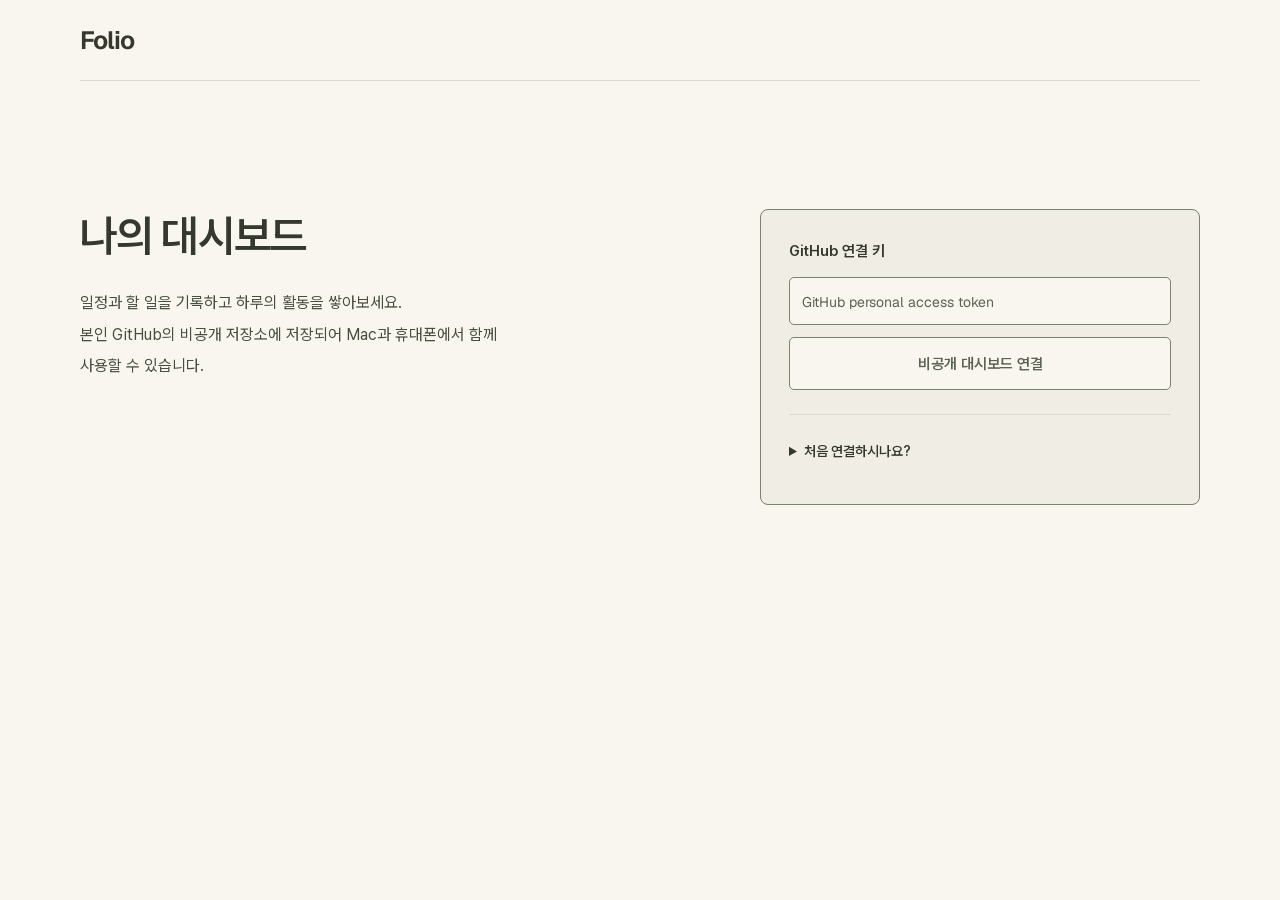
<file: public/dashboard/index.html>
<!doctype html><html lang="ko">
<script type="module" crossorigin src="../assets/index-DQfYeO2x.js"></script>
<link rel="stylesheet" crossorigin href="../assets/index-CAcg5iMY.css">
<meta charset="UTF-8"><meta name="viewport" content="width=device-width,initial-scale=1"><meta http-equiv="Content-Security-Policy" content="default-src 'self'; script-src 'self'; style-src 'self' 'unsafe-inline'; connect-src https://api.github.com; img-src 'self' data:; base-uri 'none'; object-src 'none'"><title>대시보드 · Folio</title><div id="root"></div></html>
</file>
<file: public/assets/index-CAcg5iMY.css>
:root{--folio-font-ui: "Folio Geist", "Folio Pretendard", -apple-system, BlinkMacSystemFont, sans-serif;--folio-font-body: "Folio Pretendard", "Folio Geist", -apple-system, BlinkMacSystemFont, sans-serif;--folio-font-code: "SFMono-Regular", Consolas, Menlo, monospace;--folio-light-paper: #f8f6ef;--folio-light-surface: #f0eee4;--folio-light-raised: #e9e8db;--folio-light-hover: #e2e4d3;--folio-light-ink: #34382d;--folio-light-body: #484e3f;--folio-light-muted: #5b6352;--folio-light-rule: #d8dbcd;--folio-light-border: #79836e;--folio-light-accent: #566842;--folio-light-on-accent: #f8f6ef;--folio-light-selection: #d8dfc5;--folio-light-error: #863f29;--folio-light-error-surface: #f7e8df;--folio-dark-paper: #1d1e1b;--folio-dark-surface: #252721;--folio-dark-raised: #2b2e26;--folio-dark-hover: #33372e;--folio-dark-ink: #e9e8df;--folio-dark-body: #d4d6ca;--folio-dark-muted: #a8ab9d;--folio-dark-rule: #393d33;--folio-dark-border: #7e8970;--folio-dark-accent: #c3cbac;--folio-dark-on-accent: #1d1e1b;--folio-dark-selection: #4b573d;--folio-dark-error: #efb49d;--folio-dark-error-surface: #3e2b24;--editor-dark-paper: #15171c;--editor-dark-surface: #1d2027;--editor-dark-raised: #252933;--editor-dark-hover: #2b313d;--editor-dark-ink: #edf0f5;--editor-dark-body: #d5dae4;--editor-dark-muted: #a4adbd;--editor-dark-rule: #333a48;--editor-dark-border: #69758a;--editor-dark-accent: #91b5ff;--editor-dark-on-accent: #111b2f;--editor-dark-selection: #293e61;--editor-dark-error: #ffb4a6;--editor-dark-error-surface: #3a2528;--folio-grass-0: #ebedf0;--folio-grass-1: #9be9a8;--folio-grass-2: #40c463;--folio-grass-3: #30a14e;--folio-grass-4: #216e39;--folio-radius: 8px;--folio-radius-small: 5px;--folio-container: 1120px;--folio-ease: cubic-bezier(.16, 1, .3, 1);--folio-duration: .14s;--folio-space-1: 4px;--folio-space-2: 8px;--folio-space-3: 12px;--folio-space-4: 16px;--folio-space-5: 24px;--folio-space-6: 32px;--folio-space-7: 48px;--folio-space-8: 72px}@font-face{font-family:Folio Geist;src:url(./geist-variable-DPGgOCY9.woff2) format("woff2");font-weight:100 900;font-style:normal;font-display:swap}@font-face{font-family:Folio Pretendard;src:url(./pretendard-variable-CJuje-Rk.woff2) format("woff2");font-weight:45 920;font-style:normal;font-display:swap}.dashboard h1,.dashboard h2,.dashboard h3{text-wrap:balance}.dashboard{--background:var(--folio-light-paper);--surface:var(--folio-light-surface);--raised:var(--folio-light-raised);--hover:var(--folio-light-hover);--text:var(--folio-light-ink);--body:var(--folio-light-body);--muted:var(--folio-light-muted);--border:var(--folio-light-rule);--border-strong:var(--folio-light-border);--accent:var(--folio-light-accent);--accent-ink:var(--folio-light-accent);--on-accent:var(--folio-light-on-accent);--accent-soft:var(--folio-light-selection);--error:var(--folio-light-error);--error-surface:var(--folio-light-error-surface);flex:1;display:block;min-width:0;min-height:100dvh;overflow:auto;padding:24px clamp(20px,4vw,64px) 56px;background:var(--background);color:var(--text);font-family:var(--folio-font-body);font-size:14px;line-height:1.6;color-scheme:light}:root[data-theme=dark] .dashboard{--background:var(--editor-dark-paper);--surface:var(--editor-dark-surface);--raised:var(--editor-dark-raised);--hover:var(--editor-dark-hover);--text:var(--editor-dark-ink);--body:var(--editor-dark-body);--muted:var(--editor-dark-muted);--border:var(--editor-dark-rule);--border-strong:var(--editor-dark-border);--accent:var(--editor-dark-accent);--accent-ink:var(--editor-dark-accent);--on-accent:var(--editor-dark-on-accent);--accent-soft:var(--editor-dark-selection);--error:var(--editor-dark-error);--error-surface:var(--editor-dark-error-surface);color-scheme:dark}.dashboard *{box-sizing:border-box}.dashboard button,.dashboard input,.dashboard summary{font-family:var(--folio-font-ui);font-size:13px}.dashboard button{display:inline-flex;align-items:center;justify-content:center;gap:8px;min-width:44px;min-height:44px;padding:8px 12px;border:1px solid transparent;border-radius:var(--folio-radius);background:transparent;color:inherit;cursor:pointer;transition:background var(--folio-duration)}.dashboard button:hover:enabled{background:var(--hover)}.dashboard button:active:enabled{transform:translateY(1px)}.dashboard button:disabled,.dashboard input:disabled{opacity:.5;cursor:not-allowed}.dashboard :is(button,input,a,summary,[tabindex]):focus-visible{outline:2px solid var(--accent);outline-offset:3px}.dashboard a{color:var(--accent);text-underline-offset:4px}.dashboard h1,.dashboard h2,.dashboard h3{font-family:var(--folio-font-ui);color:var(--text);letter-spacing:-.045em;line-height:1.3}.dashboard-header,.dashboard-hero,.dashboard-grid,.dashboard-error{width:100%;max-width:var(--folio-container);margin-inline:auto;min-width:0}.dashboard-header{display:flex;align-items:center;gap:24px;padding-bottom:20px;border-bottom:1px solid var(--border)}.dashboard-header>div{flex:1;min-width:0}.dashboard-header h1{font-size:18px;margin:0;font-weight:550}.dashboard .dashboard-web-brand{font-size:25px;font-weight:650;letter-spacing:-.06em;padding-inline:0;justify-content:flex-start}.dashboard .dashboard-back{padding-inline:0;color:var(--muted)}.dashboard .dashboard-sync{border-color:var(--border);font-size:12px;color:var(--muted);max-width:100%;white-space:normal;text-align:left}.dashboard .dashboard-sync.failed{color:var(--error);border-color:var(--error)}.dashboard .dashboard-web-brand{display:inline-flex;align-items:center;min-height:44px;text-decoration:none;color:var(--text)}.sync-label-short{display:none}.dashboard-error{margin-block:16px;padding:16px;background:var(--error-surface);color:var(--error);border-radius:var(--folio-radius);overflow-wrap:anywhere}.dashboard-hero{display:grid;grid-template-columns:minmax(0,1fr) minmax(0,1.1fr);align-items:center;gap:40px;padding-block:28px;border-bottom:1px solid var(--border)}.dashboard-kicker{margin:0 0 8px;font-size:12px;color:var(--muted)}.dashboard-hero h2{font-size:23px;font-weight:550;margin:0 0 8px}.dashboard-hero p:not(.dashboard-kicker){font-size:13px;color:var(--muted);margin:0}.week-strip{min-width:0}.week-strip>span{display:block;margin-bottom:8px;color:var(--muted);font-size:12px}.week-strip>div{display:grid;grid-template-columns:repeat(7,minmax(0,1fr));gap:4px}.dashboard .week-strip button{position:relative;min-width:0;min-height:68px;padding:8px 0;flex-direction:column;gap:2px;font-size:11px;color:var(--muted)}.week-strip b{font-weight:450}.week-strip strong{font-size:16px;font-weight:550}.week-strip i{height:4px;width:4px;border-radius:50%;background:transparent}.dashboard .week-strip .selected{background:var(--accent-soft);color:var(--text)}.week-strip .today strong{text-decoration:underline;text-underline-offset:4px}.week-strip .complete i{background:var(--accent)}.dashboard-grid{display:grid;grid-template-columns:minmax(0,1.45fr) minmax(0,1fr);gap:0;align-items:start}.dashboard-card{min-width:0;padding-block:32px;background:var(--background)}.agenda-card{padding-right:40px}.calendar-card{padding-left:32px;border-left:1px solid var(--border)}.card-heading{display:flex;justify-content:space-between;align-items:center;gap:12px;margin-bottom:24px;min-width:0}.card-heading>div{min-width:0}.card-heading>div>span{font-size:12px;color:var(--muted)}.card-heading h3{font-size:22px;font-weight:550;margin:4px 0 0}.dashboard .card-heading>svg{color:var(--muted)}.quick-add{display:grid;grid-template-columns:minmax(0,1fr) 44px;gap:8px;align-items:end}.quick-add>label{grid-column:1/-1;font-size:12px;color:var(--body)}.dashboard input{width:100%;min-width:0;height:44px;border:1px solid var(--border-strong);border-radius:var(--folio-radius);padding:12px;background:var(--background);color:var(--text)}.dashboard input::placeholder{color:var(--muted)}.dashboard .quick-add button,.dashboard .event-add>button{background:var(--accent);color:var(--on-accent)}.dashboard .quick-add button:hover:enabled,.dashboard .event-add>button:hover:enabled{background:var(--body)}.dashboard-items,.event-list{list-style:none;padding:0;margin:16px 0 0}.dashboard-items li,.event-list li{display:flex;align-items:center;gap:8px;min-height:56px;border-bottom:1px solid var(--border);font-size:14px}.dashboard-items li>span,.event-list li>span{flex:1;min-width:0;overflow-wrap:anywhere}.dashboard-items li.done>span{color:var(--muted);text-decoration:line-through}.dashboard .task-check{position:relative;padding:0;color:var(--accent);flex-shrink:0}.task-check:before{content:"";position:absolute;width:20px;height:20px;border:1px solid var(--border-strong);border-radius:50%}.done .task-check:before{border-color:var(--accent);background:var(--accent-soft)}.task-check svg{z-index:1}.dashboard .item-remove{color:var(--muted);padding:0;flex-shrink:0}.empty-copy{margin:0;padding:24px 0;color:var(--muted);font-size:13px;line-height:1.7}.event-add{display:grid;grid-template-columns:120px minmax(0,1fr) 52px;gap:8px;align-items:end;padding-top:24px;margin-top:24px}.event-add label{display:grid;gap:8px;font-size:12px;color:var(--body);min-width:0}.event-add .time-field{min-width:108px}.event-add input{display:block}.event-list time{font-family:var(--folio-font-ui);color:var(--muted);font-size:12px;min-width:48px}.calendar-card .card-heading{margin-bottom:20px}.calendar-card h3{font-size:17px;margin:0;text-align:center}.calendar-weekdays,.calendar-days{display:grid;grid-template-columns:repeat(7,minmax(0,1fr));text-align:center;gap:2px}.calendar-weekdays{margin-bottom:8px;font-size:11px;color:var(--muted)}.dashboard .calendar-days button{position:relative;height:44px;min-width:44px;padding:0;border-radius:var(--folio-radius);font-size:13px}.calendar-days>i{min-height:44px}.dashboard .calendar-days .today{font-weight:700;text-decoration:underline;text-underline-offset:4px}.dashboard .calendar-days .selected{background:var(--accent);color:var(--on-accent)}.calendar-days button i{position:absolute;bottom:4px;width:4px;height:4px;border-radius:50%;background:var(--accent)}.calendar-days button.selected i{background:var(--on-accent)}.activity-card{grid-column:1/-1;border-top:1px solid var(--border);padding-top:28px}.activity-card .card-heading{margin-bottom:20px}.activity-card .card-heading h3{font-size:20px}.activity-card p{color:var(--muted);font-size:12px;line-height:1.8;margin:16px 0 0;overflow-wrap:anywhere}.github-grass-summary{display:flex;align-items:center;justify-content:space-between;gap:16px;margin-bottom:20px;font-family:var(--folio-font-ui);font-size:13px}.github-grass-summary strong{font-weight:550}.github-grass-summary a{min-height:44px;display:inline-flex;align-items:center}.github-grass-scroll{max-width:100%;min-width:0;overflow-x:auto;padding:4px 4px 12px;overscroll-behavior-inline:contain}.github-grass{display:flex;gap:4px;width:max-content}.github-grass-week{display:grid;grid-template-rows:repeat(7,12px);gap:4px}.github-grass-week>span,.grass-legend i{display:block;width:12px;height:12px;border:1px solid var(--border);border-radius:2px;background:var(--folio-grass-0)}.dashboard [data-level="1"]{background:var(--folio-grass-1)}.dashboard [data-level="2"]{background:var(--folio-grass-2)}.dashboard [data-level="3"]{background:var(--folio-grass-3)}.dashboard [data-level="4"]{background:var(--folio-grass-4)}.grass-legend{display:flex;align-items:center;justify-content:flex-end;gap:4px;margin-top:12px;color:var(--muted);font-size:11px}.grass-legend i{width:10px;height:10px}.contribution-details{margin-top:16px;border-top:1px solid var(--border);font-size:12px}.contribution-details summary{min-height:44px;padding:12px 0;cursor:pointer;color:var(--muted)}.contribution-records{max-height:280px;overflow:auto}.contribution-records table{width:100%;border-collapse:collapse;text-align:left}.contribution-records caption{text-align:left;padding-block:12px;color:var(--muted)}.contribution-records :is(th,td){padding:8px;border-bottom:1px solid var(--border);font-weight:400}.dashboard.loading{display:grid;place-content:center;justify-items:center;gap:16px;text-align:center;color:var(--muted)}.loading p{margin:0}.dashboard.loading>button{border-color:var(--border)}.dashboard .spinning{animation:dashboard-spin 1s linear infinite}@keyframes dashboard-spin{to{transform:rotate(360deg)}}@media(max-width:1000px){.dashboard-hero{gap:24px}.agenda-card{padding-right:24px}.calendar-card{padding-left:20px}.dashboard-grid{grid-template-columns:minmax(0,1.2fr) minmax(320px,1fr)}.event-add{grid-template-columns:112px minmax(0,1fr)}.event-add>button{grid-column:1/-1}}@media(max-width:760px){.dashboard{padding:20px}.dashboard-header{gap:16px;flex-wrap:wrap}.dashboard-header>div{flex:1}.dashboard .dashboard-sync{font-size:11px}.dashboard-hero{grid-template-columns:minmax(0,1fr);gap:20px;padding-block:24px}.dashboard-hero h2{font-size:21px}.dashboard-grid{grid-template-columns:minmax(0,1fr)}.agenda-card{padding-right:0}.calendar-card{border-left:0;border-top:1px solid var(--border);padding-left:0}.activity-card{grid-column:1}.calendar-days{gap:2px}.calendar-card{max-width:100%}.dashboard-header h1{font-size:16px}.github-grass-summary{flex-wrap:wrap;gap:0}}@media(max-width:380px){.week-strip,.calendar-card{overflow-x:auto}.week-strip>div,.calendar-weekdays,.calendar-days{min-width:320px}.dashboard-header{gap:12px}.dashboard-header .dashboard-sync{padding:8px;gap:4px}.sync-label-long{display:none}.sync-label-short{display:inline}.github-grass-summary a{width:100%}}@media(prefers-reduced-motion:reduce){.dashboard *{animation:none!important;transition:none!important;scroll-behavior:auto!important}}:root{font-family:var(--folio-font-ui);font-size:14px;font-synthesis:none;-webkit-font-smoothing:antialiased;color-scheme:dark;color:var(--text);background:var(--background);accent-color:var(--accent);--background:#191919;--surface:#202020;--raised:#2b2b2b;--hover:#303030;--text:#eeeeec;--body:#ddddda;--muted:#aaa9a5;--subtle:#979692;--border:#343433;--border-strong:#62625f;--accent:#a8bfff;--accent-hover:#bfd0ff;--accent-soft:#303b53;--accent-ink:#b8cbff;--on-accent:#172039;--selection:#384766;--error:#ffb4ab;--error-surface:#3b2524;--shadow:#00000055;--body-size:16px;--body-leading:1.65;--paragraph-gap:10px}:root[data-theme=light]{color-scheme:light;--background:#ffffff;--surface:#f5f5f3;--raised:#eaeae7;--hover:#e5e5e1;--text:#242423;--body:#383836;--muted:#666662;--subtle:#70706b;--border:#deded9;--border-strong:#96968f;--accent:#315bc4;--accent-hover:#244aa8;--accent-soft:#e9eefb;--accent-ink:#2c51ac;--on-accent:#ffffff;--selection:#d6e1ff;--error:#a52c24;--error-surface:#fff0ed;--shadow:#25252520}:root[data-density=compact]{--body-size:15px;--body-leading:1.5;--paragraph-gap:6px}:root[data-density=relaxed]{--body-size:17px;--body-leading:1.8;--paragraph-gap:16px}*{box-sizing:border-box}body{margin:0;caret-color:var(--accent);text-rendering:optimizeLegibility}button,input,select,textarea{font:inherit;color:inherit}button{display:inline-flex;align-items:center;justify-content:center;gap:7px;cursor:pointer;background:transparent;border:0;border-radius:6px;transition:background .12s}button:hover:enabled{background:var(--hover)}button:disabled,select:disabled{opacity:.45;cursor:default}button svg{flex-shrink:0}button:focus-visible,select:focus-visible,input:focus-visible,textarea:focus-visible,summary:focus-visible{outline:2px solid var(--accent);outline-offset:2px}input::placeholder,textarea::placeholder{color:var(--subtle)}select{cursor:pointer;background:var(--surface)}kbd{font:11px var(--folio-font-ui);opacity:.7}::selection{background:var(--selection);color:var(--text)}.sr-only{position:absolute;width:1px;height:1px;padding:0;margin:-1px;overflow:hidden;clip:rect(0,0,0,0);white-space:nowrap;border:0}.app{display:flex;height:100dvh;min-width:0;min-height:450px}.library-pane{display:flex;flex-direction:column;width:260px;flex-shrink:0;background:var(--surface);border-right:1px solid var(--border);min-height:0}.library-brand{display:flex;align-items:center;justify-content:space-between;padding:18px 14px 12px 20px}.library-brand>span{display:flex;align-items:center;gap:9px;font-size:22px;letter-spacing:-.7px;font-weight:650}.library-brand small{font-size:11px;font-weight:400;color:var(--muted);letter-spacing:0}.icon-button{min-width:36px;min-height:36px;padding:8px;color:var(--muted)}.new-button{margin:0 14px 14px;min-height:40px;padding:9px 12px;justify-content:flex-start;background:var(--raised);border:1px solid var(--border);font-size:13px}.new-button kbd{margin-left:auto}.search{display:flex;align-items:center;gap:7px;min-height:38px;margin:0 14px 12px;padding:8px 10px;border:1px solid var(--border);border-radius:6px;background:var(--background);color:var(--muted)}.search:focus-within{border-color:var(--accent)}.search input{min-width:0;width:100%;background:transparent;border:0;outline:0;font-size:12px}.search button{padding:0}.library-filters{display:flex;align-items:center;padding:0 14px;gap:5px}.library-filters label{flex:1;min-width:0}.library-filters select,.category-filter{width:100%;min-height:34px;border:1px solid var(--border);border-radius:6px;padding:5px 8px;font-size:12px}.category-filter{margin:6px 14px 0;width:calc(100% - 28px);color:var(--muted)}.list-sort{display:flex;align-items:center;justify-content:space-between;padding:18px 17px 9px;color:var(--muted);font-size:10px;gap:8px}.list-sort>span{overflow:hidden;text-overflow:ellipsis;white-space:nowrap}.list-sort select{max-width:98px;border:0;color:var(--muted);font-size:10px}.post-list{flex:1;overflow:auto;min-height:0;padding:0 8px 16px}.post-card{display:block;width:100%;text-align:left;padding:12px 10px;margin-bottom:3px;border:1px solid transparent;border-radius:7px}.post-card.selected{background:var(--background);border-color:var(--border);box-shadow:0 1px 3px var(--shadow)}.post-card-top{display:flex;justify-content:space-between;gap:8px;margin-bottom:5px;color:var(--muted);font-size:10px}.post-state{font-size:10px}.post-state.ready{color:var(--accent-ink)}.post-card strong{display:-webkit-box;-webkit-line-clamp:2;-webkit-box-orient:vertical;overflow:hidden;font-size:13px;line-height:1.5;overflow-wrap:anywhere;font-weight:600}.post-card p{display:-webkit-box;-webkit-line-clamp:1;-webkit-box-orient:vertical;overflow:hidden;margin:4px 0 0;color:var(--muted);font-size:11px;line-height:1.6;overflow-wrap:anywhere}.post-card p.file-error{color:var(--error)}.post-card-bottom{display:flex;flex-wrap:wrap;gap:6px;font-size:10px;color:var(--muted);margin-top:6px}.post-card-bottom:empty{display:none}.post-card-bottom span{display:inline-flex;align-items:center;gap:4px;max-width:100%;overflow-wrap:anywhere}.list-empty{padding:40px 10px;text-align:center;color:var(--muted);font-size:12px}.list-empty button{padding:8px;color:var(--accent-ink)}.library-bottom{flex-shrink:0;display:grid;grid-template-columns:1fr 1fr;border-top:1px solid var(--border);padding:10px;gap:3px}.library-bottom button{justify-content:flex-start;padding:9px 7px;font-size:11px;color:var(--muted)}main{flex:1;min-width:0;position:relative;display:flex;flex-direction:column;background:var(--background)}.main-header{display:flex;align-items:center;justify-content:space-between;gap:10px;min-height:62px;flex-shrink:0;padding:9px 20px;border-bottom:1px solid var(--border)}.header-left,.header-actions{display:flex;align-items:center;gap:8px;min-width:0}.header-context{color:var(--muted);font-size:11px;max-width:110px;overflow:hidden;text-overflow:ellipsis;white-space:nowrap}.focus-settings{display:none}.focus-mode>.library-pane{display:none}.focus-mode .focus-settings{display:inline-flex}.document-sync{display:flex;flex-direction:column;gap:3px;align-items:flex-end}.save-state{display:inline-flex;align-items:center;gap:4px;color:var(--muted);font-size:11px;white-space:nowrap}.header-blog-status{font-size:10px;color:var(--muted);white-space:nowrap}.save-state.failed,.header-blog-status.failed{color:var(--error)}.pending-dot{width:4px;height:4px;background:var(--muted);border-radius:50%}.preview-button{font-size:12px;padding:9px;white-space:nowrap;color:var(--muted)}.preview-button.active{color:var(--accent-ink);background:var(--accent-soft)}.document-menu,.publication-menu,.insert-tools{position:relative}.publication-menu summary,.insert-tools summary{display:flex;align-items:center;gap:6px;cursor:pointer;list-style:none;font-size:12px;padding:9px;border-radius:6px;white-space:nowrap}.publication-menu summary{color:var(--accent-ink);background:var(--accent-soft)}summary::-webkit-details-marker{display:none}.menu-popover,.publication-popover,.insert-popover{position:absolute;z-index:35;top:calc(100% + 6px);right:0;width:235px;padding:6px;background:var(--surface);border:1px solid var(--border-strong);border-radius:9px;box-shadow:0 10px 30px var(--shadow)}.menu-popover button,.insert-popover button{width:100%;justify-content:flex-start;padding:10px;color:var(--body);font-size:12px}.menu-popover .danger-action{color:var(--error)}.menu-separator{height:1px;background:var(--border);margin:5px}.publication-popover{width:260px;padding:17px;font-size:12px}.publication-popover p{line-height:1.7;color:var(--muted)}.publish-button,.primary-button{padding:10px 14px;min-height:38px;background:var(--accent);color:var(--on-accent);font-size:12px;font-weight:550}.publish-button:hover:enabled,.primary-button:hover:enabled{background:var(--accent-hover)}.editing-layout,.editor-workspace,.rich-editor{display:flex;flex:1;min-width:0;min-height:0}.editor-workspace,.rich-editor{flex-direction:column}.format-toolbar{display:flex;align-items:center;flex-wrap:wrap;gap:2px;min-height:47px;padding:5px 20px;border-bottom:1px solid var(--border);flex-shrink:0}.format-toolbar select{width:78px;min-height:34px;border:0;background:transparent;font-size:12px;color:var(--muted)}.tool{width:34px;height:34px;padding:0;color:var(--muted)}.tool:hover:enabled,.tool.is-active{background:var(--accent-soft);color:var(--accent-ink)}.tool-divider{width:1px;height:16px;background:var(--border);margin:0 5px}.toolbar-spacer{flex:1}.insert-tools summary{color:var(--muted)}.insert-popover{left:0;right:auto;width:180px}.paper-scroll,.source-scroll{flex:1;overflow:auto;min-height:0;scrollbar-gutter:stable}.document-page{width:100%;max-width:804px;margin:0 auto 0 max(0px,calc((100% - 804px)/2 - 32px));min-height:100%;display:flex;flex-direction:column}.document-heading{margin:0 42px;padding:52px 0 18px;flex-shrink:0}.document-title{display:block;width:100%;min-height:42px;padding:0;margin:0;border:0;resize:none;overflow:hidden;background:transparent;font:600 32px/1.3 var(--folio-font-body);letter-spacing:-.035em;outline:none;border-radius:0}.document-title:focus{outline:none}.document-title:focus-visible:not([data-pointer-focus=true]){box-shadow:0 1px 0 var(--accent)}.document-title::placeholder{color:var(--subtle)}.document-meta-line{display:flex;align-items:center;flex-wrap:wrap;gap:6px;margin-top:15px}.meta-button,.meta-state select{font-size:11px;color:var(--muted);min-height:32px;padding:6px 8px;background:var(--surface);border:1px solid var(--border);border-radius:6px}.meta-button{max-width:230px}.meta-button span{overflow:hidden;white-space:nowrap;text-overflow:ellipsis}.meta-tags{display:flex;align-items:center;gap:5px;color:var(--muted);min-width:110px;flex:1;max-width:230px;padding-left:5px}.meta-tags input{width:100%;min-width:0;padding:6px 2px;font-size:11px;border:0;border-bottom:1px solid transparent;background:transparent}.meta-tags input:focus{border-bottom-color:var(--border-strong)}.category-picker{position:relative}.category-popover{position:absolute;z-index:40;top:calc(100% + 6px);left:0;width:min(290px,70vw);padding:6px;border:1px solid var(--border-strong);border-radius:9px;background:var(--surface);box-shadow:0 10px 30px var(--shadow);font-size:12px}.category-search{display:flex;align-items:center;gap:7px;padding:7px;color:var(--muted)}.category-search input{width:100%;min-width:0;border:0;background:transparent;padding:5px 0;font-size:12px}.category-options{max-height:220px;overflow:auto}.category-options button{display:flex;justify-content:space-between;width:100%;text-align:left;padding:9px}.category-options button span,.category-create span{overflow-wrap:anywhere;min-width:0}.category-options p{padding:8px;color:var(--muted)}.category-create{width:100%;justify-content:flex-start;padding:10px;color:var(--accent-ink);border-top:1px solid var(--border);border-radius:0}.tiptap-root{flex:1;display:flex;flex-direction:column}.tiptap{flex:1;padding:8px 42px 88px;min-height:310px;outline:none;font-family:var(--folio-font-body);color:var(--body);font-size:var(--body-size);line-height:var(--body-leading);letter-spacing:-.01em;overflow-wrap:anywhere}.tiptap:focus{outline:none}.tiptap p{margin:0 0 var(--paragraph-gap)}.tiptap h1,.tiptap h2,.tiptap h3{font-weight:600;color:var(--text);line-height:1.4;letter-spacing:-.025em}.tiptap h1{margin:32px 0 12px;font-size:28px}.tiptap h2{margin:28px 0 10px;font-size:24px}.tiptap h3{margin:24px 0 8px;font-size:20px}.tiptap>:first-child{margin-top:0}.tiptap p.is-editor-empty:first-child:before{color:var(--subtle);content:attr(data-placeholder);float:left;height:0;pointer-events:none}.tiptap a{color:var(--accent-ink);text-decoration:underline;text-underline-offset:3px;cursor:text}.tiptap img{display:block;max-width:100%;height:auto;border-radius:6px;margin:20px auto}.tiptap img[src=""]{height:60px;width:100%;background:var(--surface)}.tiptap img.ProseMirror-selectednode{outline:2px solid var(--accent)}.tiptap blockquote{border-left:2px solid var(--border-strong);margin:18px 0;padding:3px 0 3px 18px;color:var(--muted)}.tiptap blockquote p:last-child{margin-bottom:0}.tiptap ul,.tiptap ol{padding-left:24px;margin:0 0 var(--paragraph-gap)}.tiptap li{padding-left:3px;margin:4px 0}.tiptap li p{margin-bottom:4px}.tiptap li>ul,.tiptap li>ol{margin-bottom:0}.tiptap ul[data-type=taskList]{list-style:none;padding:0}.tiptap ul[data-type=taskList] li{display:flex;gap:9px}.tiptap ul[data-type=taskList] li>label{flex:0 0 auto;-webkit-user-select:none;user-select:none}.tiptap ul[data-type=taskList] li>div{flex:1;min-width:0}.tiptap pre{margin:20px 0;background:var(--surface);border:1px solid var(--border);padding:18px;line-height:1.6;border-radius:6px;overflow-x:auto;font-size:13px;-moz-tab-size:2;tab-size:2;letter-spacing:0}.tiptap code{font-family:var(--folio-font-code);font-size:.85em;background:var(--surface);padding:2px 4px;border-radius:4px;letter-spacing:0}.tiptap pre code{padding:0;background:transparent;font-size:inherit}.tiptap hr{border:0;border-top:1px solid var(--border);margin:28px 0}.tiptap table{width:100%;border-collapse:collapse;table-layout:fixed;margin:20px 0;font-size:14px;line-height:1.6}.tiptap td,.tiptap th{border:1px solid var(--border-strong);padding:8px 12px;position:relative;min-width:50px}.tiptap th{background:var(--raised);font-weight:550}.tiptap td p,.tiptap th p{margin:0}.tiptap .selectedCell:after{content:"";position:absolute;top:0;right:0;bottom:0;left:0;pointer-events:none;background:var(--selection);opacity:.5}.table-tools,.link-form{display:flex;align-items:center;flex-wrap:wrap;gap:7px;padding:8px 20px;font-size:11px;background:var(--surface);border-bottom:1px solid var(--border)}.table-tools button,.link-form button{border:1px solid var(--border);padding:6px 8px;background:var(--background)}.link-form input{flex:1;min-width:150px;padding:8px;background:var(--background);border:1px solid var(--border-strong);border-radius:5px}.source-banner,.trash-banner{display:flex;align-items:center;justify-content:space-between;gap:12px;padding:9px 20px;background:var(--surface);border-bottom:1px solid var(--border);color:var(--muted);font-size:12px}.source-banner button,.trash-banner button{padding:6px 8px;color:var(--accent-ink)}.trash-banner>span{display:flex;gap:7px;align-items:center}.source-scroll .cm-editor{color:var(--body);font-size:14px;line-height:var(--body-leading);background:transparent}.source-scroll .cm-focused{outline:none}.source-scroll .cm-content{padding:14px 35px 80px 14px}.source-scroll .cm-gutters{background:transparent;border:0;color:var(--subtle);padding-left:23px}.source-scroll .cm-activeLine,.source-scroll .cm-activeLineGutter{background:var(--surface)}.source-scroll .cm-scroller{font-family:var(--folio-font-code)}.source-scroll .cm-cursor{border-left-color:var(--accent)}.source-scroll .cm-selectionBackground{background:var(--selection)!important}.preview-pane{flex:1;display:flex;flex-direction:column;min-height:0}.preview-caption{padding:10px 20px;font-size:11px;color:var(--muted);background:var(--surface);border-bottom:1px solid var(--border)}.preview-pane iframe{width:100%;flex:1;border:0;background:var(--background)}.preview-pane>p{padding:20px;color:var(--muted)}.error,.blog-error{display:flex;justify-content:space-between;align-items:center;gap:12px;padding:10px 20px;background:var(--error-surface);color:var(--error);font-size:12px;line-height:1.6}.error p{margin:3px 0 0}.error button,.blog-error button{flex-shrink:0;padding:6px 8px}.retry-button{color:var(--error);padding:5px;font-size:11px}.welcome{flex:1;display:flex;flex-direction:column;align-items:center;justify-content:center;padding:30px;text-align:center}.welcome-art{width:64px;height:64px;display:grid;place-items:center;background:var(--surface);color:var(--muted);border-radius:16px;margin-bottom:22px}.welcome h1{margin:0 0 12px;font-size:25px;font-weight:550;letter-spacing:-.7px}.welcome p{max-width:320px;font-size:13px;line-height:1.8;color:var(--muted);margin:0 0 24px}footer{display:flex;align-items:center;justify-content:space-between;gap:12px;min-height:30px;flex-shrink:0;padding:0 20px;border-top:1px solid var(--border);font-size:10px;color:var(--muted)}.notification{position:absolute;bottom:44px;left:50%;transform:translate(-50%);z-index:45;display:flex;align-items:center;gap:8px;width:max-content;max-width:calc(100% - 32px);padding:10px 12px;background:var(--surface);border:1px solid var(--border-strong);border-radius:8px;box-shadow:0 5px 25px var(--shadow);font-size:12px}.notification>span{min-width:0}.notification>svg{flex-shrink:0}.undo-button{color:var(--accent-ink);padding:5px;white-space:nowrap}.editor-dialog{padding:0;width:min(480px,calc(100vw - 40px));max-height:calc(100dvh - 60px);overflow:auto;border:1px solid var(--border-strong);border-radius:12px;background:var(--background);color:var(--text);box-shadow:0 24px 80px var(--shadow)}.editor-dialog::backdrop{background:#0007}.dialog-heading{display:flex;align-items:center;justify-content:space-between;padding:16px 20px;border-bottom:1px solid var(--border)}.dialog-heading h2{font-size:16px;font-weight:600;margin:0}.dialog-body{padding:20px}.dialog-description{display:flex;align-items:center;gap:7px;font-size:12px;color:var(--muted);line-height:1.7;margin:0 0 18px}.dialog-body fieldset{border:0;padding:0;margin:0 0 22px}.dialog-body legend{padding:0;margin-bottom:10px;font-size:12px}.segmented{display:flex;gap:4px;padding:4px;border:1px solid var(--border);background:var(--surface);border-radius:8px}.segmented button{flex:1;padding:9px 4px;font-size:12px}.segmented button[aria-pressed=true]{background:var(--background);color:var(--accent-ink);box-shadow:0 1px 4px var(--shadow)}.density-preview{border:1px solid var(--border);border-radius:8px;padding:18px;margin-bottom:18px;color:var(--body);font-size:var(--body-size);line-height:var(--body-leading)}.density-preview strong{display:block;margin-bottom:12px}.density-preview p{margin:0 0 var(--paragraph-gap)}.density-preview p:last-child{margin-bottom:0}.properties label,.category-change label{display:flex;flex-direction:column;gap:8px;font-size:12px;color:var(--muted)}.properties input,.category-change input,.category-new-form input{min-width:0;width:100%;padding:10px;border:1px solid var(--border-strong);border-radius:6px;background:var(--surface)}.properties .dialog-description{margin:20px 0 0}.category-new-form{display:flex;gap:8px}.category-new-form input{flex:1;font-size:12px}.category-new-form button{flex-shrink:0}.managed-categories{max-height:240px;overflow:auto;margin-top:15px}.managed-categories>div{display:flex;align-items:center;justify-content:space-between;padding:10px 0;border-bottom:1px solid var(--border);gap:12px}.managed-categories>div>span{min-width:0;overflow-wrap:anywhere;font-size:13px}.managed-categories small{display:block;margin-top:3px;font-size:10px;color:var(--muted)}.managed-categories button{padding:7px 10px;font-size:12px;background:var(--surface);flex-shrink:0}.category-change{border:1px solid var(--border);padding:15px;margin-top:18px;border-radius:8px}.category-change h3{font-size:13px;margin:0 0 14px;overflow-wrap:anywhere}.category-change p{font-size:12px;line-height:1.7;color:var(--muted)}.dialog-actions{display:flex;justify-content:flex-end;gap:8px}.dialog-actions>button{padding:9px 12px;font-size:12px}.inline-error{font-size:12px;line-height:1.6;color:var(--error);padding:8px;overflow-wrap:anywhere}.spinning{animation:spin 1s linear infinite}@keyframes spin{to{transform:rotate(360deg)}}::-webkit-scrollbar{width:7px;height:7px}::-webkit-scrollbar-thumb{background:var(--border-strong);border-radius:6px}::-webkit-scrollbar-track{background:transparent}@media(max-width:1100px){.header-context{display:none}.main-header{padding-inline:12px}.header-actions{gap:4px}.document-heading{margin-inline:30px}.tiptap{padding-inline:30px}}@media(max-width:950px){.library-pane{width:240px}.main-header{flex-wrap:wrap}.document-sync{align-items:flex-start}.header-blog-status{max-width:110px;overflow:hidden;text-overflow:ellipsis}.format-toolbar{padding-inline:12px}.document-heading{margin-inline:24px;padding-top:42px}.tiptap{padding-inline:24px}.public-post-link{display:none}}@media(max-width:760px){.library-pane{position:absolute;top:62px;left:0;bottom:0;z-index:50;width:260px;box-shadow:10px 0 30px var(--shadow)}.header-actions{flex-wrap:wrap}.main-header{gap:4px}.document-title{font-size:28px}.document-sync{display:none}.focus-settings{display:inline-flex}}@media(prefers-reduced-motion:reduce){*{transition:none!important;animation:none!important}}.web-connect h1{text-wrap:balance}.web-connect{--paper: var(--folio-light-paper);--surface: var(--folio-light-surface);--ink: var(--folio-light-ink);--body: var(--folio-light-body);--muted: var(--folio-light-muted);--rule: var(--folio-light-rule);--control-border: var(--folio-light-border);--olive: var(--folio-light-accent);--on-olive: var(--folio-light-on-accent);min-height:100dvh;padding:0 max(24px,calc((100% - var(--folio-container)) / 2));background:var(--paper);color:var(--ink);font-family:var(--folio-font-body);font-size:16px;line-height:1.8;overflow-wrap:anywhere;accent-color:var(--olive)}.web-connect ::selection{background:var(--folio-light-selection)}.web-connect .connect-header{display:flex;align-items:center;min-height:81px;border-bottom:1px solid var(--rule)}.web-connect .connect-brand{display:inline-flex;align-items:center;min-height:44px;color:var(--ink);font-family:var(--folio-font-ui);font-size:25px;font-weight:650;letter-spacing:-.9px;text-decoration:none}.web-connect .connect-layout{display:grid;grid-template-columns:minmax(0,1fr) minmax(0,440px);align-items:start;gap:clamp(40px,6vw,88px);padding:clamp(64px,10vw,128px) 0 88px;background:transparent}.web-connect h1{margin:0 0 24px;font-family:var(--folio-font-ui);font-size:clamp(32px,3.4vw,46px);font-weight:600;letter-spacing:-1.6px;line-height:1.25;word-break:keep-all}.web-connect p{margin:0;color:var(--body)}.web-connect .connect-intro p{max-width:440px;line-height:1.95;word-break:keep-all}.web-connect .connect-panel{min-width:0;padding:28px;background:var(--surface);border:1px solid var(--control-border);border-radius:var(--folio-radius)}.web-connect form{display:grid;gap:12px;margin:0}.web-connect label{font-weight:600;font-size:15px}.web-connect input{width:100%;min-width:0;height:48px;padding:12px;color:var(--ink);background:var(--paper);border:1px solid var(--control-border);border-radius:var(--folio-radius-small);font-family:var(--folio-font-ui);font-size:16px}.web-connect input::placeholder{color:var(--muted);font-size:14px;opacity:1}.web-connect input[aria-invalid=true]{border-color:var(--folio-light-error)}.web-connect form button{width:100%;min-height:48px;padding:12px 16px;background:var(--olive);color:var(--on-olive);border:1px solid var(--olive);border-radius:var(--folio-radius-small);font-family:var(--folio-font-ui);font-weight:600;font-size:15px;transition:background var(--folio-duration) var(--folio-ease)}.web-connect form button:hover:enabled{background:var(--ink);border-color:var(--ink)}.web-connect form button:active:enabled{transform:translateY(1px)}.web-connect form button:disabled{opacity:1;background:var(--paper);color:var(--muted);border-color:var(--control-border);cursor:not-allowed}.web-connect form[aria-busy=true] button{background:var(--olive);color:var(--on-olive);cursor:wait}.web-connect .connect-error{color:var(--folio-light-error);font-size:14px;line-height:1.7}.web-connect .connect-error:empty{display:none}.web-connect details{margin-top:24px;padding-top:12px;border-top:1px solid var(--rule);font-size:14px}.web-connect summary{min-height:44px;padding:12px 0;color:var(--ink);cursor:pointer;font-weight:550}.web-connect details p{margin-top:12px}.web-connect ol{margin:16px 0;padding-left:24px;color:var(--body)}.web-connect li{padding-left:4px;margin:8px 0}.web-connect details a{display:inline-block;min-height:44px;padding:8px 0}.web-connect a{color:var(--olive);text-underline-offset:4px}.web-connect a:hover{color:var(--ink)}.web-connect :is(button,a,input,summary):focus-visible{outline:2px solid var(--olive);outline-offset:4px}@media(max-width:760px){.web-connect{padding-inline:24px}.web-connect .connect-header{min-height:72px}.web-connect .connect-layout{grid-template-columns:minmax(0,1fr);gap:32px;padding:48px 0 56px}.web-connect .connect-intro p{max-width:520px}.web-connect h1{margin-bottom:20px}.web-connect .connect-panel{width:100%;max-width:520px;padding:24px}}@media(max-width:380px){.web-connect{padding-inline:20px}.web-connect .connect-panel{padding:20px}}@media(prefers-reduced-motion:reduce){.web-connect *,.web-connect *:before,.web-connect *:after{transition:none;animation:none}}
</file>
